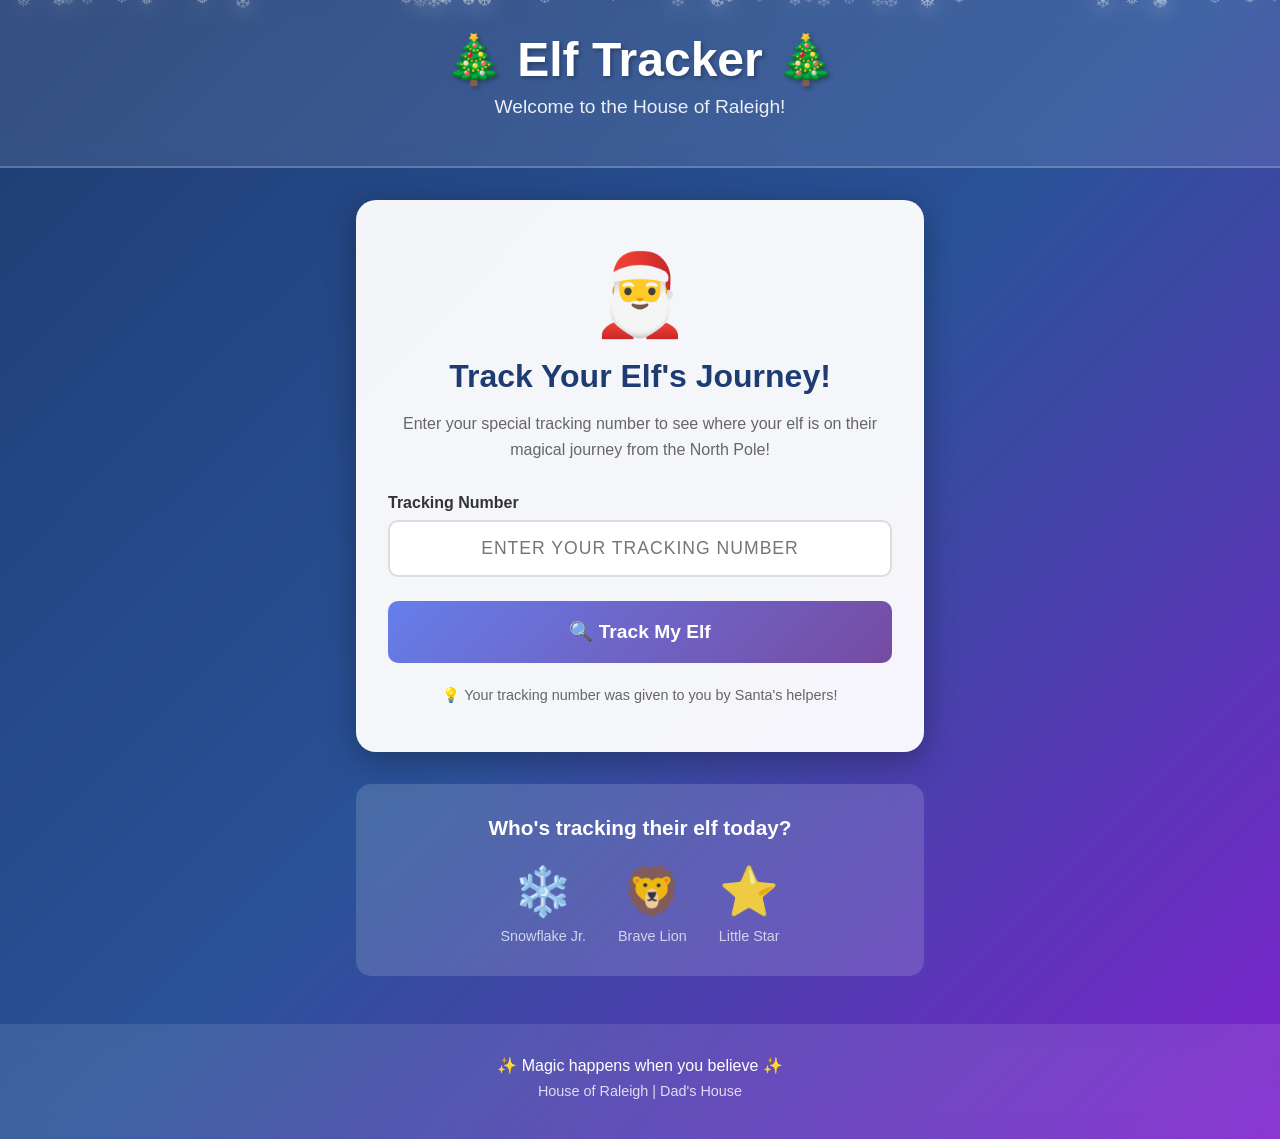
<file: index.html>
<!DOCTYPE html>
<html lang="en">
<head>
    <meta charset="UTF-8">
    <meta name="viewport" content="width=device-width, initial-scale=1.0">
    <title>Elf Tracker - House of Raleigh</title>
    <link rel="stylesheet" href="styles.css">
</head>
<body class="landing-page">
    <div class="snow-container" id="snowContainer"></div>

    <header>
        <h1>🎄 Elf Tracker 🎄</h1>
        <p class="subtitle">Welcome to the House of Raleigh!</p>
    </header>

    <main class="container landing-container">
        <div class="tracking-input-card">
            <div class="santa-icon">🎅</div>
            <h2>Track Your Elf's Journey!</h2>
            <p class="instruction">Enter your special tracking number to see where your elf is on their magical journey from the North Pole!</p>

            <form id="trackingForm" class="tracking-form">
                <div class="input-group">
                    <label for="trackingNumber">Tracking Number</label>
                    <input
                        type="text"
                        id="trackingNumber"
                        name="trackingNumber"
                        placeholder="Enter your tracking number"
                        autocomplete="off"
                        required
                    >
                </div>
                <button type="submit" class="track-button">
                    🔍 Track My Elf
                </button>
                <div id="errorMessage" class="error-message"></div>
            </form>

            <div class="help-text">
                <p>💡 Your tracking number was given to you by Santa's helpers!</p>
            </div>
        </div>

        <div class="preview-elves">
            <h3>Who's tracking their elf today?</h3>
            <div class="elf-icons">
                <div class="preview-icon">❄️<br><span>Snowflake Jr.</span></div>
                <div class="preview-icon">🦁<br><span>Brave Lion</span></div>
                <div class="preview-icon">⭐<br><span>Little Star</span></div>
            </div>
        </div>
    </main>

    <footer>
        <p>✨ Magic happens when you believe ✨</p>
        <p class="footer-note">House of Raleigh | Dad's House</p>
    </footer>

    <script src="landing.js"></script>
</body>
</html>
</file>
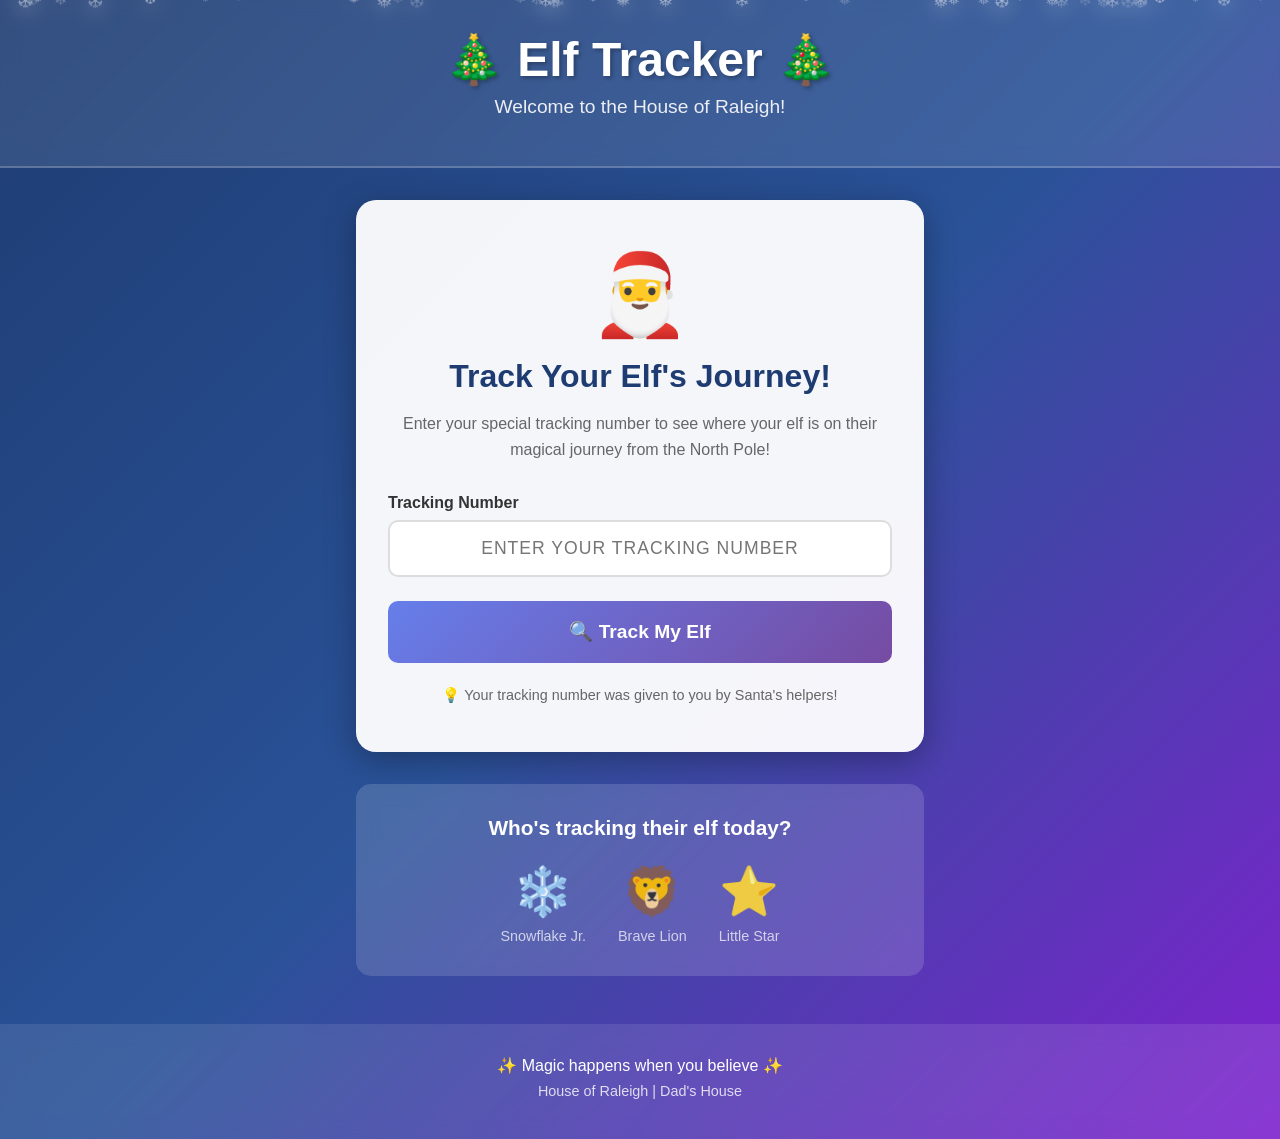
<file: tracker.html>
<!DOCTYPE html>
<html lang="en">
<head>
    <meta charset="UTF-8">
    <meta name="viewport" content="width=device-width, initial-scale=1.0">
    <title>Elf Tracker - House of Raleigh</title>
    <link rel="stylesheet" href="styles.css">
</head>
<body>
    <div class="snow-container" id="snowContainer"></div>

    <header>
        <h1>🎄 Elf Tracker 🎄</h1>
        <p class="subtitle" id="childName">Welcome to the House of Raleigh!</p>
        <div class="current-date">Today: <span id="currentDate"></span></div>
        <div class="tracking-number-display">
            <span class="label">Tracking #:</span> <span id="displayTrackingNumber"></span>
        </div>
    </header>

    <main class="container">
        <div class="intro-message" id="introMessage">
            <p>Track your elf's magical journey from the North Pole! 🌟</p>
        </div>

        <!-- Tracking Map -->
        <div class="tracking-map-container">
            <h3 class="map-title">📍 Journey to Gilbert, AZ</h3>
            <div class="tracking-map">
                <svg class="map-svg" viewBox="0 0 800 500" xmlns="http://www.w3.org/2000/svg">
                    <!-- Ocean Background -->
                    <rect width="800" height="500" fill="#b3d9ff" class="ocean"/>

                    <!-- Arctic Ice Cap -->
                    <ellipse cx="400" cy="50" rx="200" ry="40" fill="#e6f7ff" opacity="0.8"/>
                    <circle cx="400" cy="50" r="25" fill="#ffffff" opacity="0.9"/>

                    <!-- Greenland -->
                    <ellipse cx="500" cy="120" rx="60" ry="80" fill="#90ee90" opacity="0.7"/>

                    <!-- Canada (simplified shape) -->
                    <path d="M 250,150 Q 350,120 450,140 L 460,200 Q 400,250 320,260 Q 250,250 220,220 Z" fill="#90ee90" opacity="0.8"/>
                    <ellipse cx="350" cy="200" rx="120" ry="70" fill="#90ee90" opacity="0.7"/>

                    <!-- Northern USA -->
                    <path d="M 180,280 L 500,270 L 520,320 L 200,340 Z" fill="#98d98e" opacity="0.8"/>

                    <!-- Arizona area -->
                    <ellipse cx="180" cy="370" rx="80" ry="45" fill="#d4a574" opacity="0.8"/>
                    <circle cx="150" cy="380" r="8" fill="#ff6b6b" opacity="0.6"/>

                    <!-- Mountains (Rocky Mountains) -->
                    <path d="M 250,300 L 270,270 L 290,300 M 300,305 L 320,275 L 340,305 M 350,300 L 370,270 L 390,300"
                          stroke="#8b7355" stroke-width="3" fill="none" opacity="0.5"/>

                    <!-- Journey Path (Red/Gold magical trail) -->
                    <defs>
                        <linearGradient id="magicPath" x1="0%" y1="0%" x2="100%" y2="100%">
                            <stop offset="0%" style="stop-color:#ffd700;stop-opacity:0.8" />
                            <stop offset="100%" style="stop-color:#ff6347;stop-opacity:0.8" />
                        </linearGradient>
                    </defs>
                    <path id="journeyPath" class="journey-path"
                          d="M 400,70 Q 380,130 350,180 Q 320,230 280,280 Q 220,330 150,380"
                          stroke="#cccccc" stroke-width="2" fill="none" stroke-dasharray="5,5" opacity="0.4"/>
                    <path id="journeyPathActive" class="journey-path-active"
                          d="M 400,70 Q 380,130 350,180 Q 320,230 280,280 Q 220,330 150,380"
                          stroke="url(#magicPath)" stroke-width="4" fill="none"/>

                    <!-- Location Markers with better visibility -->
                    <g class="location-marker" data-location="north-pole">
                        <circle cx="400" cy="70" r="15" class="marker-circle" fill="#ffffff" stroke="#4169e1" stroke-width="4"/>
                        <text x="400" y="45" class="marker-label" style="font-size: 16px;">🎅 North Pole</text>
                    </g>

                    <g class="location-marker" data-location="arctic">
                        <circle cx="350" cy="180" r="12" class="marker-circle"/>
                        <text x="350" y="160" class="marker-label">❄️ Arctic</text>
                    </g>

                    <g class="location-marker" data-location="canada">
                        <circle cx="280" cy="280" r="12" class="marker-circle"/>
                        <text x="280" cy="260" class="marker-label">🍁 Canada</text>
                    </g>

                    <g class="location-marker" data-location="gilbert">
                        <circle cx="150" cy="380" r="16" class="marker-circle destination"/>
                        <text x="150" y="410" class="marker-label" style="font-size: 16px; font-weight: bold;">🏠 Gilbert, AZ</text>
                    </g>

                    <!-- Moving Elf Icon with glow -->
                    <g id="movingElf" class="moving-elf">
                        <circle cx="0" cy="0" r="20" fill="#ffd700" opacity="0.3"/>
                        <circle cx="0" cy="0" r="12" fill="#ffeb3b" opacity="0.5"/>
                        <text x="0" y="6" text-anchor="middle" font-size="20">🎁</text>
                    </g>
                </svg>
            </div>
            <p class="map-subtitle">Watch your elf's magical journey from the North Pole to Dad's house!</p>
        </div>

        <!-- Single Elf Card - Will be populated by JavaScript -->
        <div class="elf-card" id="elfCard">
            <div class="elf-header">
                <div class="elf-avatar" id="elfAvatar">❄️</div>
                <div class="elf-info">
                    <h2 id="elfTitle">Elf Tracker</h2>
                    <p class="child-age" id="childInfo">Tracking your elf...</p>
                </div>
            </div>
            <div class="status-badge" id="statusBadge">
                <span class="status-icon">📦</span>
                <span class="status-text">Preparing at North Pole...</span>
            </div>
            <div class="tracking-timeline" id="timeline"></div>
        </div>

        <div class="back-link">
            <a href="index.html">← Track a different elf</a>
        </div>
    </main>

    <footer>
        <p>✨ Magic happens when you believe ✨</p>
        <p class="footer-note">House of Raleigh | Dad's House</p>
    </footer>

    <script src="tracker.js"></script>
</body>
</html>
</file>
<file: styles.css>
* {
    margin: 0;
    padding: 0;
    box-sizing: border-box;
}

body {
    font-family: 'Segoe UI', Tahoma, Geneva, Verdana, sans-serif;
    background: linear-gradient(135deg, #1e3c72 0%, #2a5298 50%, #7e22ce 100%);
    min-height: 100vh;
    color: #fff;
    position: relative;
    overflow-x: hidden;
}

/* Snowfall Animation */
.snow-container {
    position: fixed;
    top: 0;
    left: 0;
    width: 100%;
    height: 100%;
    pointer-events: none;
    z-index: 1;
}

.snowflake {
    position: absolute;
    top: -10px;
    color: white;
    font-size: 1em;
    opacity: 0.8;
    animation: fall linear infinite;
    user-select: none;
}

@keyframes fall {
    to {
        transform: translateY(100vh);
    }
}

/* Header Styles */
header {
    text-align: center;
    padding: 2rem 1rem;
    background: rgba(255, 255, 255, 0.1);
    backdrop-filter: blur(10px);
    border-bottom: 2px solid rgba(255, 255, 255, 0.2);
    position: relative;
    z-index: 10;
}

header h1 {
    font-size: 3rem;
    margin-bottom: 0.5rem;
    text-shadow: 2px 2px 4px rgba(0, 0, 0, 0.3);
    animation: glow 2s ease-in-out infinite alternate;
}

@keyframes glow {
    from {
        text-shadow: 2px 2px 4px rgba(0, 0, 0, 0.3), 0 0 10px rgba(255, 255, 255, 0.5);
    }
    to {
        text-shadow: 2px 2px 4px rgba(0, 0, 0, 0.3), 0 0 20px rgba(255, 255, 255, 0.8), 0 0 30px rgba(255, 215, 0, 0.6);
    }
}

.subtitle {
    font-size: 1.2rem;
    opacity: 0.9;
    margin-bottom: 1rem;
}

.current-date {
    background: rgba(255, 255, 255, 0.2);
    display: inline-block;
    padding: 0.5rem 1.5rem;
    border-radius: 25px;
    font-weight: bold;
    margin-top: 0.5rem;
}

/* Main Container */
.container {
    max-width: 1200px;
    margin: 2rem auto;
    padding: 0 1rem;
    position: relative;
    z-index: 10;
}

.intro-message {
    text-align: center;
    font-size: 1.3rem;
    margin-bottom: 2rem;
    padding: 1rem;
    background: rgba(255, 255, 255, 0.15);
    border-radius: 15px;
    backdrop-filter: blur(10px);
}

/* Elf Cards */
.elf-card {
    background: rgba(255, 255, 255, 0.95);
    color: #333;
    border-radius: 20px;
    padding: 2rem;
    margin-bottom: 2rem;
    box-shadow: 0 8px 32px rgba(0, 0, 0, 0.3);
    transition: transform 0.3s ease, box-shadow 0.3s ease;
}

.elf-card:hover {
    transform: translateY(-5px);
    box-shadow: 0 12px 40px rgba(0, 0, 0, 0.4);
}

.elf-header {
    display: flex;
    align-items: center;
    margin-bottom: 1.5rem;
}

.elf-avatar {
    font-size: 4rem;
    margin-right: 1.5rem;
    background: linear-gradient(135deg, #667eea 0%, #764ba2 100%);
    padding: 1rem;
    border-radius: 50%;
    width: 100px;
    height: 100px;
    display: flex;
    align-items: center;
    justify-content: center;
    box-shadow: 0 4px 15px rgba(0, 0, 0, 0.2);
}

.elf-info h2 {
    color: #1e3c72;
    margin-bottom: 0.5rem;
    font-size: 2rem;
}

.child-age {
    color: #666;
    font-size: 1.1rem;
}

/* Status Badge */
.status-badge {
    background: linear-gradient(135deg, #f093fb 0%, #f5576c 100%);
    color: white;
    padding: 1rem 1.5rem;
    border-radius: 15px;
    display: flex;
    align-items: center;
    gap: 0.5rem;
    margin-bottom: 1.5rem;
    font-size: 1.1rem;
    font-weight: bold;
    box-shadow: 0 4px 15px rgba(0, 0, 0, 0.2);
}

.status-badge.in-transit {
    background: linear-gradient(135deg, #4facfe 0%, #00f2fe 100%);
}

.status-badge.out-for-delivery {
    background: linear-gradient(135deg, #fa709a 0%, #fee140 100%);
}

.status-badge.delivered {
    background: linear-gradient(135deg, #30cfd0 0%, #330867 100%);
}

.status-icon {
    font-size: 1.5rem;
}

/* Timeline */
.tracking-timeline {
    margin-top: 1.5rem;
}

.timeline-item {
    display: flex;
    margin-bottom: 1.5rem;
    position: relative;
    padding-left: 3.5rem;
}

.timeline-item::before {
    content: '';
    position: absolute;
    left: 1.25rem;
    top: 2.5rem;
    width: 2px;
    height: calc(100% + 1rem);
    background: #ddd;
}

.timeline-item:last-child::before {
    display: none;
}

.timeline-icon {
    position: absolute;
    left: 0;
    top: 0;
    width: 2.5rem;
    height: 2.5rem;
    background: white;
    border: 3px solid #ddd;
    border-radius: 50%;
    display: flex;
    align-items: center;
    justify-content: center;
    font-size: 1.2rem;
    z-index: 1;
}

.timeline-item.completed .timeline-icon {
    background: linear-gradient(135deg, #667eea 0%, #764ba2 100%);
    border-color: #667eea;
    color: white;
}

.timeline-item.current .timeline-icon {
    background: linear-gradient(135deg, #f093fb 0%, #f5576c 100%);
    border-color: #f5576c;
    color: white;
    animation: pulse 2s ease-in-out infinite;
}

@keyframes pulse {
    0%, 100% {
        transform: scale(1);
        box-shadow: 0 0 0 0 rgba(245, 87, 108, 0.7);
    }
    50% {
        transform: scale(1.1);
        box-shadow: 0 0 0 10px rgba(245, 87, 108, 0);
    }
}

.timeline-content {
    flex: 1;
}

.timeline-date {
    font-weight: bold;
    color: #667eea;
    margin-bottom: 0.25rem;
}

.timeline-description {
    color: #666;
    line-height: 1.5;
}

.timeline-location {
    color: #999;
    font-size: 0.9rem;
    margin-top: 0.25rem;
}

/* Footer */
footer {
    text-align: center;
    padding: 2rem 1rem;
    background: rgba(255, 255, 255, 0.1);
    backdrop-filter: blur(10px);
    margin-top: 3rem;
    position: relative;
    z-index: 10;
}

footer p {
    margin-bottom: 0.5rem;
}

.footer-note {
    opacity: 0.8;
    font-size: 0.9rem;
}

/* Landing Page Styles */
.landing-container {
    max-width: 600px;
}

.tracking-input-card {
    background: rgba(255, 255, 255, 0.95);
    color: #333;
    border-radius: 20px;
    padding: 3rem 2rem;
    margin-bottom: 2rem;
    box-shadow: 0 8px 32px rgba(0, 0, 0, 0.3);
    text-align: center;
}

.santa-icon {
    font-size: 5rem;
    margin-bottom: 1rem;
    animation: bounce 2s ease-in-out infinite;
}

@keyframes bounce {
    0%, 100% {
        transform: translateY(0);
    }
    50% {
        transform: translateY(-10px);
    }
}

.tracking-input-card h2 {
    color: #1e3c72;
    margin-bottom: 1rem;
    font-size: 2rem;
}

.instruction {
    color: #666;
    margin-bottom: 2rem;
    line-height: 1.6;
}

.tracking-form {
    margin-bottom: 1.5rem;
}

.input-group {
    margin-bottom: 1.5rem;
    text-align: left;
}

.input-group label {
    display: block;
    color: #333;
    font-weight: bold;
    margin-bottom: 0.5rem;
}

.input-group input {
    width: 100%;
    padding: 1rem;
    font-size: 1.1rem;
    border: 2px solid #ddd;
    border-radius: 10px;
    text-align: center;
    text-transform: uppercase;
    letter-spacing: 1px;
    transition: border-color 0.3s ease;
}

.input-group input:focus {
    outline: none;
    border-color: #667eea;
    box-shadow: 0 0 0 3px rgba(102, 126, 234, 0.1);
}

.track-button {
    width: 100%;
    padding: 1.2rem;
    font-size: 1.2rem;
    font-weight: bold;
    color: white;
    background: linear-gradient(135deg, #667eea 0%, #764ba2 100%);
    border: none;
    border-radius: 10px;
    cursor: pointer;
    transition: transform 0.2s ease, box-shadow 0.2s ease;
}

.track-button:hover {
    transform: translateY(-2px);
    box-shadow: 0 6px 20px rgba(102, 126, 234, 0.4);
}

.track-button:active {
    transform: translateY(0);
}

.error-message {
    display: none;
    color: #dc2626;
    background: #fee2e2;
    padding: 1rem;
    border-radius: 10px;
    margin-top: 1rem;
    font-weight: 500;
}

.help-text {
    color: #666;
    font-size: 0.9rem;
    margin-top: 1rem;
}

.preview-elves {
    background: rgba(255, 255, 255, 0.15);
    border-radius: 15px;
    padding: 2rem;
    backdrop-filter: blur(10px);
    text-align: center;
}

.preview-elves h3 {
    margin-bottom: 1.5rem;
    font-size: 1.3rem;
}

.elf-icons {
    display: flex;
    justify-content: center;
    gap: 2rem;
    flex-wrap: wrap;
}

.preview-icon {
    font-size: 3rem;
    opacity: 0.9;
}

.preview-icon span {
    display: block;
    font-size: 0.9rem;
    margin-top: 0.5rem;
    opacity: 0.8;
}

/* Shake animation for error */
@keyframes shake {
    0%, 100% { transform: translateX(0); }
    25% { transform: translateX(-10px); }
    75% { transform: translateX(10px); }
}

.shake {
    animation: shake 0.5s ease;
}

/* Tracking Number Display */
.tracking-number-display {
    background: rgba(255, 255, 255, 0.2);
    display: inline-block;
    padding: 0.5rem 1.5rem;
    border-radius: 25px;
    font-weight: bold;
    margin-top: 0.5rem;
    font-size: 0.9rem;
}

.tracking-number-display .label {
    opacity: 0.8;
    margin-right: 0.5rem;
}

/* Back Link */
.back-link {
    text-align: center;
    margin-top: 2rem;
}

.back-link a {
    color: white;
    text-decoration: none;
    font-size: 1.1rem;
    padding: 0.75rem 1.5rem;
    background: rgba(255, 255, 255, 0.2);
    border-radius: 25px;
    display: inline-block;
    transition: background 0.3s ease;
}

.back-link a:hover {
    background: rgba(255, 255, 255, 0.3);
}

/* Tracking Map */
.tracking-map-container {
    background: rgba(255, 255, 255, 0.95);
    color: #333;
    border-radius: 20px;
    padding: 2rem;
    margin-bottom: 2rem;
    box-shadow: 0 8px 32px rgba(0, 0, 0, 0.3);
}

.map-title {
    text-align: center;
    color: #1e3c72;
    margin-bottom: 1.5rem;
    font-size: 1.5rem;
}

.tracking-map {
    background: linear-gradient(180deg, #87ceeb 0%, #b3d9ff 100%);
    border-radius: 15px;
    padding: 1rem;
    margin-bottom: 1rem;
    overflow: hidden;
    box-shadow: inset 0 2px 10px rgba(0, 0, 0, 0.1);
}

.map-svg {
    width: 100%;
    height: auto;
    display: block;
}

.ocean {
    opacity: 1;
}

.journey-path {
    fill: none;
    stroke: #999;
    stroke-width: 2;
    opacity: 0.3;
}

.journey-path-active {
    fill: none;
    stroke: url(#magicPath);
    stroke-width: 5;
    stroke-dasharray: 2000;
    stroke-dashoffset: 2000;
    animation: drawPath 3s ease-out forwards;
    filter: drop-shadow(0 0 4px rgba(255, 215, 0, 0.6));
}

@keyframes drawPath {
    to {
        stroke-dashoffset: 0;
    }
}

.location-marker {
    opacity: 0;
    animation: fadeInMarker 0.5s ease-out forwards;
}

.location-marker:nth-child(3) { animation-delay: 0.3s; }
.location-marker:nth-child(4) { animation-delay: 0.6s; }
.location-marker:nth-child(5) { animation-delay: 0.9s; }
.location-marker:nth-child(6) { animation-delay: 1.2s; }

@keyframes fadeInMarker {
    from {
        opacity: 0;
        transform: scale(0);
    }
    to {
        opacity: 1;
        transform: scale(1);
    }
}

.marker-circle {
    fill: #667eea;
    stroke: white;
    stroke-width: 3;
    transition: all 0.3s ease;
    cursor: pointer;
}

.marker-circle:hover {
    fill: #764ba2;
    r: 14;
}

.marker-circle.destination {
    fill: #ff6b9d;
    animation: pulse-destination 2s ease-in-out infinite;
}

@keyframes pulse-destination {
    0%, 100% {
        opacity: 1;
    }
    50% {
        opacity: 0.6;
    }
}

.marker-circle.active {
    fill: #ffd700;
    animation: pulse-active 1.5s ease-in-out infinite;
}

@keyframes pulse-active {
    0%, 100% {
        r: 10;
        opacity: 1;
    }
    50% {
        r: 14;
        opacity: 0.7;
    }
}

.marker-label {
    fill: #333;
    font-size: 14px;
    font-weight: bold;
    text-anchor: middle;
    pointer-events: none;
}

.moving-elf {
    opacity: 0;
    transform-origin: center;
}

.moving-elf.active {
    opacity: 1;
    animation: elfBounce 2s ease-in-out infinite;
}

@keyframes elfBounce {
    0%, 100% {
        transform: translateY(0);
    }
    50% {
        transform: translateY(-10px);
    }
}

.map-subtitle {
    text-align: center;
    color: #666;
    font-size: 0.95rem;
    margin-top: 0.5rem;
}

/* THEME: Pink (Luella) */
body.theme-pink {
    background: linear-gradient(135deg, #ff6b9d 0%, #c86dd7 50%, #ff8fab 100%);
}

body.theme-pink .elf-avatar {
    background: linear-gradient(135deg, #ff6b9d 0%, #ffa6c1 100%);
}

body.theme-pink .elf-info h2 {
    color: #c41e5a;
}

body.theme-pink .timeline-date {
    color: #ff6b9d;
}

body.theme-pink .timeline-item.completed .timeline-icon {
    background: linear-gradient(135deg, #ff6b9d 0%, #ffa6c1 100%);
    border-color: #ff6b9d;
}

body.theme-pink .timeline-item.current .timeline-icon {
    background: linear-gradient(135deg, #ff1493 0%, #ff69b4 100%);
    border-color: #ff1493;
}

body.theme-pink .timeline-item.current .timeline-icon {
    animation: pulse-pink 2s ease-in-out infinite;
}

@keyframes pulse-pink {
    0%, 100% {
        transform: scale(1);
        box-shadow: 0 0 0 0 rgba(255, 107, 157, 0.7);
    }
    50% {
        transform: scale(1.1);
        box-shadow: 0 0 0 10px rgba(255, 107, 157, 0);
    }
}

body.theme-pink .status-badge {
    background: linear-gradient(135deg, #ff6b9d 0%, #ff1493 100%);
}

body.theme-pink .status-badge.in-transit {
    background: linear-gradient(135deg, #ff69b4 0%, #ff8fab 100%);
}

body.theme-pink .status-badge.out-for-delivery {
    background: linear-gradient(135deg, #ffa6c1 0%, #ff6b9d 100%);
}

body.theme-pink .status-badge.delivered {
    background: linear-gradient(135deg, #ff1493 0%, #c41e5a 100%);
}

body.theme-pink .map-title {
    color: #c41e5a;
}

body.theme-pink .marker-circle {
    fill: #ff6b9d;
}

body.theme-pink .marker-circle:hover {
    fill: #ff1493;
}

body.theme-pink .marker-circle.active {
    fill: #ffd700;
}

body.theme-pink .marker-circle.destination {
    fill: #c41e5a;
}

/* THEME: Blue-Purple (Tormund) */
body.theme-blue-purple {
    background: linear-gradient(135deg, #1e3c72 0%, #2a5298 50%, #764ba2 100%);
}

body.theme-blue-purple .elf-avatar {
    background: linear-gradient(135deg, #4facfe 0%, #667eea 100%);
}

body.theme-blue-purple .elf-info h2 {
    color: #1e3c72;
}

body.theme-blue-purple .timeline-date {
    color: #4facfe;
}

body.theme-blue-purple .timeline-item.completed .timeline-icon {
    background: linear-gradient(135deg, #4facfe 0%, #667eea 100%);
    border-color: #4facfe;
}

body.theme-blue-purple .timeline-item.current .timeline-icon {
    background: linear-gradient(135deg, #667eea 0%, #764ba2 100%);
    border-color: #667eea;
}

body.theme-blue-purple .timeline-item.current .timeline-icon {
    animation: pulse-blue 2s ease-in-out infinite;
}

@keyframes pulse-blue {
    0%, 100% {
        transform: scale(1);
        box-shadow: 0 0 0 0 rgba(79, 172, 254, 0.7);
    }
    50% {
        transform: scale(1.1);
        box-shadow: 0 0 0 10px rgba(79, 172, 254, 0);
    }
}

body.theme-blue-purple .status-badge {
    background: linear-gradient(135deg, #667eea 0%, #764ba2 100%);
}

body.theme-blue-purple .status-badge.in-transit {
    background: linear-gradient(135deg, #4facfe 0%, #00f2fe 100%);
}

body.theme-blue-purple .status-badge.out-for-delivery {
    background: linear-gradient(135deg, #667eea 0%, #4facfe 100%);
}

body.theme-blue-purple .status-badge.delivered {
    background: linear-gradient(135deg, #2a5298 0%, #1e3c72 100%);
}

body.theme-blue-purple .map-title {
    color: #1e3c72;
}

body.theme-blue-purple .marker-circle {
    fill: #4facfe;
}

body.theme-blue-purple .marker-circle:hover {
    fill: #667eea;
}

body.theme-blue-purple .marker-circle.active {
    fill: #ffd700;
}

body.theme-blue-purple .marker-circle.destination {
    fill: #764ba2;
}

/* Responsive Design */
@media (max-width: 768px) {
    header h1 {
        font-size: 2rem;
    }

    .subtitle {
        font-size: 1rem;
    }

    .elf-card {
        padding: 1.5rem;
    }

    .elf-header {
        flex-direction: column;
        text-align: center;
    }

    .elf-avatar {
        margin-right: 0;
        margin-bottom: 1rem;
    }

    .intro-message {
        font-size: 1.1rem;
    }

    .tracking-input-card {
        padding: 2rem 1.5rem;
    }

    .tracking-input-card h2 {
        font-size: 1.5rem;
    }

    .elf-icons {
        gap: 1.5rem;
    }

    .preview-icon {
        font-size: 2.5rem;
    }

    .tracking-number-display {
        font-size: 0.8rem;
        padding: 0.4rem 1rem;
    }

    .tracking-map-container {
        padding: 1.5rem 1rem;
    }

    .map-title {
        font-size: 1.2rem;
    }

    .marker-label {
        font-size: 11px;
    }

    .map-subtitle {
        font-size: 0.85rem;
    }
}
</file>
